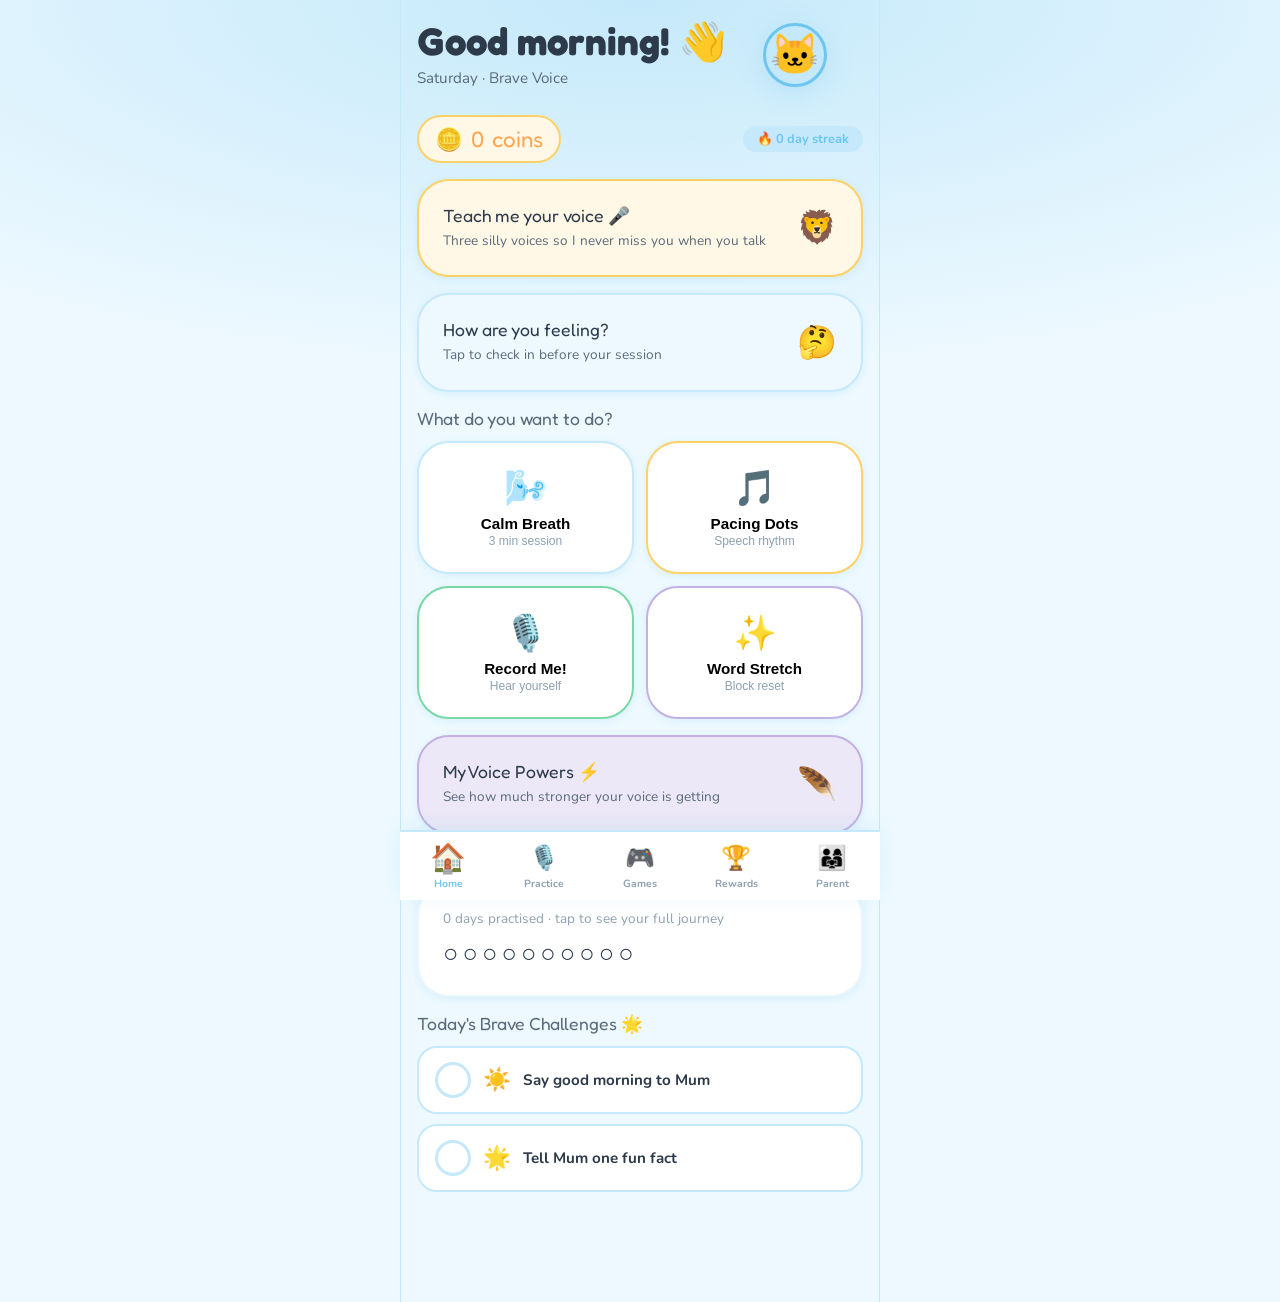
<file: index.html>
<!DOCTYPE html>
<html lang="en">
<head>
  <meta charset="UTF-8" />
  <meta name="viewport" content="width=device-width, initial-scale=1.0, user-scalable=no" />
  <meta name="theme-color" content="#6EC6F0" />
  <meta name="description" content="Calm Voice Power – Speech fluency app for kids" />
  <meta name="apple-mobile-web-app-capable" content="yes" />
  <meta name="apple-mobile-web-app-status-bar-style" content="default" />
  <meta name="apple-mobile-web-app-title" content="Calm Voice" />
  <link rel="manifest" href="manifest.json" />
  <link rel="apple-touch-icon" href="icons/icon-192.png" />
  <link rel="stylesheet" href="css/main.css" />
  <title>Calm Voice Power 🌟</title>
</head>
<body>
  <div id="app">
    <!-- Rendered by JS -->
  </div>
  <div id="toast-container"></div>
  <script type="module" src="js/main.js"></script>
</body>
</html>
</file>
<file: css/main.css>
/* ============================================
   CALM VOICE POWER – Design System
   Aesthetic: Dreamy soft-sky, cloud-world
   Fonts: Nunito (rounded, friendly)
   ============================================ */

@import url('https://fonts.googleapis.com/css2?family=Nunito:wght@400;600;700;800;900&family=Fredoka+One&display=swap');

:root {
  --sky: #6EC6F0;
  --sky-light: #C5E9FA;
  --sky-pale: #EEF9FF;
  --cloud: #FFFFFF;
  --sun: #FFD166;
  --sun-warm: #FFA552;
  --mint: #78D9A4;
  --mint-light: #C3F0D8;
  --lavender: #C3B1E1;
  --lavender-light: #EDE8F7;
  --coral: #FF8C7A;
  --ink: #2D3A4A;
  --ink-soft: #5A6A7A;
  --ink-faint: #8FA0B0;
  --white: #FFFFFF;
  --radius-sm: 12px;
  --radius-md: 20px;
  --radius-lg: 32px;
  --radius-full: 999px;
  --shadow-sm: 0 2px 8px rgba(110,198,240,0.18);
  --shadow-md: 0 6px 24px rgba(110,198,240,0.25);
  --shadow-lg: 0 12px 40px rgba(110,198,240,0.3);
  --font-display: 'Fredoka One', cursive;
  --font-body: 'Nunito', sans-serif;
  --t-fast: 0.15s ease;
  --t-med: 0.3s ease;
  --t-slow: 0.5s ease;
}

*, *::before, *::after { box-sizing: border-box; margin: 0; padding: 0; }

html {
  font-size: 16px;
  -webkit-tap-highlight-color: transparent;
  scroll-behavior: smooth;
}

body {
  font-family: var(--font-body);
  background: var(--sky-pale);
  color: var(--ink);
  min-height: 100dvh;
  overflow-x: hidden;
  position: relative;
}

body::before {
  content: '';
  position: fixed;
  inset: 0;
  background: radial-gradient(ellipse 120% 60% at 50% 0%, var(--sky-light) 0%, var(--sky-pale) 70%);
  z-index: -1;
}

#app {
  max-width: 480px;
  margin: 0 auto;
  min-height: 100dvh;
  display: flex;
  flex-direction: column;
  padding-bottom: 80px;
}
#app.session-on { padding-bottom: 136px; }

/* ── TYPOGRAPHY ─────────────────────────────── */
h1 { font-family: var(--font-display); font-size: clamp(1.8rem, 7vw, 2.4rem); color: var(--ink); line-height: 1.1; }
h2 { font-family: var(--font-display); font-size: clamp(1.4rem, 5vw, 1.8rem); color: var(--ink); }
h3 { font-family: var(--font-body); font-weight: 800; font-size: 1.1rem; }
p  { font-size: 1rem; line-height: 1.6; color: var(--ink-soft); }

/* ── BUTTONS ─────────────────────────────────── */
.btn {
  display: inline-flex; align-items: center; justify-content: center; gap: 8px;
  font-family: var(--font-body); font-weight: 800; font-size: 1.05rem;
  border: none; border-radius: var(--radius-full);
  padding: 14px 28px; cursor: pointer;
  transition: transform var(--t-fast), box-shadow var(--t-fast), filter var(--t-fast);
  text-decoration: none; user-select: none;
  min-height: 52px; touch-action: manipulation;
}
.btn:active { transform: scale(0.95); }
.btn-primary   { background: var(--sky); color: var(--white); box-shadow: 0 4px 16px rgba(110,198,240,0.4); }
.btn-primary:hover { filter: brightness(1.05); box-shadow: var(--shadow-md); }
.btn-sun       { background: var(--sun); color: var(--ink); box-shadow: 0 4px 16px rgba(255,209,102,0.4); }
.btn-mint      { background: var(--mint); color: var(--white); box-shadow: 0 4px 16px rgba(120,217,164,0.4); }
.btn-lavender  { background: var(--lavender); color: var(--white); box-shadow: 0 4px 16px rgba(195,177,225,0.35); }
.btn-ghost     { background: var(--cloud); color: var(--ink); box-shadow: var(--shadow-sm); border: 2px solid var(--sky-light); }
.btn-icon      { width: 56px; height: 56px; padding: 0; border-radius: 50%; font-size: 1.5rem; }
.btn-lg        { font-size: 1.2rem; padding: 18px 36px; min-height: 64px; }
.btn:disabled  { opacity: 0.5; pointer-events: none; }

/* ── CARDS ───────────────────────────────────── */
.card {
  background: var(--cloud);
  border-radius: var(--radius-lg);
  padding: 24px;
  box-shadow: var(--shadow-sm);
  border: 2px solid rgba(110,198,240,0.15);
}
.card-soft { background: var(--sky-pale); border-color: var(--sky-light); }
.card-mint { background: var(--mint-light); border-color: var(--mint); }
.card-sun  { background: #FFF8E6; border-color: var(--sun); }
.card-lavender { background: var(--lavender-light); border-color: var(--lavender); }

/* ── NAV BAR ─────────────────────────────────── */
#nav-bar {
  position: fixed; bottom: 0; left: 0; right: 0;
  background: var(--cloud);
  border-top: 2px solid var(--sky-light);
  display: flex; justify-content: space-around; align-items: center;
  height: 70px; z-index: 100;
  box-shadow: 0 -4px 20px rgba(110,198,240,0.15);
  max-width: 480px; margin: 0 auto;
}
.nav-item {
  display: flex; flex-direction: column; align-items: center; gap: 2px;
  flex: 1; padding: 8px 4px; cursor: pointer;
  border: none; background: none; font-family: var(--font-body);
  font-size: 0.65rem; font-weight: 700; color: var(--ink-faint);
  transition: color var(--t-fast), transform var(--t-fast);
  text-align: center; touch-action: manipulation;
}
.nav-item .nav-icon { font-size: 1.5rem; transition: transform var(--t-fast); }
.nav-item.active { color: var(--sky); }
.nav-item.active .nav-icon { transform: scale(1.2); }
.nav-item:active .nav-icon { transform: scale(0.9); }

/* ── PAGE TRANSITIONS ─────────────────────────── */
.page { padding: 20px 16px; animation: fadeUp 0.35s ease; }
@keyframes fadeUp {
  from { opacity: 0; transform: translateY(16px); }
  to   { opacity: 1; transform: translateY(0); }
}

/* ── HEADER ──────────────────────────────────── */
.page-header { margin-bottom: 24px; }
.page-header .subtitle { font-size: 0.95rem; color: var(--ink-soft); margin-top: 4px; }

/* ── STREAK ROAD ─────────────────────────────── */
.streak-road {
  display: flex; flex-direction: column; gap: 8px; padding: 16px 0;
}
.road-row {
  display: flex; gap: 8px; align-items: center;
  flex-direction: row;
}
.road-row:nth-child(even) { flex-direction: row-reverse; }
.road-node {
  width: 48px; height: 48px; border-radius: 50%;
  display: flex; align-items: center; justify-content: center;
  font-size: 1.4rem; flex-shrink: 0;
  transition: transform var(--t-med), box-shadow var(--t-med);
}
.road-node.done {
  background: var(--sun);
  box-shadow: 0 3px 10px rgba(255,209,102,0.5);
  animation: nodePop 0.4s ease;
}
.road-node.current {
  background: var(--sky);
  box-shadow: 0 0 0 4px var(--sky-light), 0 4px 16px rgba(110,198,240,0.4);
  animation: pulse 2s infinite;
}
.road-node.locked {
  background: var(--sky-light); opacity: 0.5;
}
.road-connector {
  flex: 1; height: 4px; border-radius: 2px;
  background: var(--sky-light);
}
.road-connector.done { background: var(--sun); }

/* ── BREATHING ───────────────────────────────── */
.breath-ring {
  width: 200px; height: 200px; border-radius: 50%;
  background: radial-gradient(circle, var(--sky-light) 30%, var(--sky) 100%);
  display: flex; align-items: center; justify-content: center;
  margin: 32px auto;
  box-shadow: 0 0 0 0 rgba(110,198,240,0.4);
  transition: transform 4s cubic-bezier(0.4,0,0.2,1);
  position: relative;
}
.breath-ring.inhale { transform: scale(1.35); box-shadow: 0 0 60px rgba(110,198,240,0.3); }
.breath-ring.hold   { transform: scale(1.35); }
.breath-ring.exhale { transform: scale(1);    }
.breath-ring-inner {
  width: 120px; height: 120px; border-radius: 50%;
  background: var(--cloud);
  display: flex; align-items: center; justify-content: center;
  font-size: 2.5rem;
}
.breath-label { text-align: center; font-family: var(--font-display); font-size: 1.6rem; color: var(--sky); min-height: 40px; }
.breath-chips {
  display: flex;
  justify-content: center;
  gap: 8px;
  flex-wrap: wrap;
  margin-top: 10px;
}
.breath-chip {
  border: 2px solid var(--sky-light);
  background: var(--cloud);
  color: var(--ink-soft);
  border-radius: var(--radius-full);
  padding: 6px 12px;
  font-size: 0.82rem;
  font-weight: 800;
  font-family: var(--font-body);
  transition: all var(--t-fast);
}
.breath-chip.active {
  background: var(--sky-light);
  color: var(--sky);
  border-color: var(--sky);
}
.breath-chip:disabled {
  opacity: 0.65;
}
.breath-progress { height: 8px; border-radius: 4px; background: var(--sky-light); overflow: hidden; margin: 16px 0; }
.breath-progress-fill { height: 100%; background: var(--sky); border-radius: 4px; transition: width 0.5s linear; }

/* ── PACING DOTS ─────────────────────────────── */
.pacing-dots { display: flex; gap: 12px; flex-wrap: wrap; justify-content: center; padding: 16px 0; }
.pacing-dot {
  width: 52px; height: 52px; border-radius: 50%;
  background: var(--sky-light); display: flex; align-items: center; justify-content: center;
  font-size: 1.2rem; font-weight: 800; color: var(--sky);
  transition: background var(--t-fast), transform var(--t-fast);
}
.pacing-dot.active { background: var(--sky); color: var(--white); transform: scale(1.15); }
.pacing-dot.spoken { background: var(--mint); color: var(--white); }
.word-display {
  font-family: var(--font-display); font-size: clamp(1.8rem, 8vw, 2.6rem);
  text-align: center; color: var(--ink); padding: 20px; letter-spacing: 4px;
}
.word-display .syllable { display: inline-block; transition: color var(--t-fast), transform var(--t-fast); }
.word-display .syllable.active { color: var(--sky); transform: scale(1.1); }

/* ── RECORDER ─────────────────────────────────── */
.waveform-canvas {
  width: 100%; height: 80px; border-radius: var(--radius-md);
  background: var(--sky-pale); border: 2px solid var(--sky-light);
  display: block;
}
.rec-controls { display: flex; gap: 12px; justify-content: center; flex-wrap: wrap; }
.rec-timer { font-family: var(--font-display); font-size: 2rem; text-align: center; color: var(--sky); }
.rec-dot { display: inline-block; width: 10px; height: 10px; border-radius: 50%; background: var(--coral); margin-right: 8px; animation: blink 1s infinite; }
@keyframes blink { 0%,100%{opacity:1} 50%{opacity:0} }

/* ── BLOCK RESET ─────────────────────────────── */
.block-reset-word {
  font-family: var(--font-display); font-size: clamp(2rem, 9vw, 3rem);
  text-align: center; color: var(--sky); padding: 20px;
  display: flex; justify-content: center; gap: 4px; flex-wrap: wrap;
  /* `gap` is set per frame from the child's sustained voice, so keep the
     easing short enough to feel like a direct response rather than a replay. */
  transition: gap 0.12s linear;
}
.stretch-letter {
  display: inline-block;
  transition: transform 0.25s ease, color 0.25s ease;
}
.stretch-letter.stretching { transform: scale(1.12); color: var(--mint); }

/* ── ACTION ROWS ─────────────────────────────── */
/* Three .btn side by side overflow a phone and wrap into tall ovals. Primary
   action gets its own full-width row; the secondaries share the one below. */
.action-stack { display: flex; flex-direction: column; gap: 12px; align-items: stretch; }
.action-stack > .btn { width: 100%; }
.action-row { display: flex; gap: 10px; }
.action-row .btn {
  flex: 1; min-height: 48px; padding: 10px 12px;
  font-size: 0.92rem; white-space: nowrap;
}

/* ── MIC PANEL ───────────────────────────────── */
.mic-panel { margin: 12px 0; }
.mic-meter {
  display: flex; gap: 3px; justify-content: center; align-items: flex-end;
  height: 26px; margin-bottom: 8px;
}
.mic-seg {
  width: 8px; height: 10px; border-radius: 3px;
  background: var(--sky-light); opacity: 0.55;
  transition: height var(--t-fast), background var(--t-fast), opacity var(--t-fast);
}
.mic-seg.lit  { height: 20px; opacity: 1; background: var(--sky); }
.mic-seg.over { height: 26px; background: var(--mint); }
.mic-panel.listening .mic-meter { animation: pulse 2s infinite; border-radius: var(--radius-full); }
.mic-status {
  text-align: center; font-size: 0.85rem; font-weight: 700;
  color: var(--ink-faint); min-height: 22px; margin: 0;
}
.mic-status.good { color: var(--mint); }

/* ── SESSION BAR ─────────────────────────────── */
#session-bar {
  position: fixed; bottom: 70px; left: 0; right: 0;
  max-width: 480px; margin: 0 auto; z-index: 99;
  background: var(--lavender-light);
  border-top: 2px solid var(--lavender);
  animation: fadeUp 0.3s ease;
}
#session-bar[hidden] { display: none !important; }
#session-bar.complete { background: var(--mint-light); border-top-color: var(--mint); }
.session-bar-inner { display: flex; align-items: center; gap: 10px; padding: 9px 14px; }
.session-bar-label { flex: 1; font-weight: 800; font-size: 0.85rem; color: var(--ink-soft); }
.session-pips { display: flex; gap: 5px; }
.session-pip {
  width: 11px; height: 11px; border-radius: 50%;
  background: var(--cloud); border: 2px solid var(--lavender);
  transition: background var(--t-med);
}
.session-pip.on { background: var(--lavender); }
#session-bar.complete .session-pip { border-color: var(--mint); }
#session-bar.complete .session-pip.on { background: var(--mint); }
.session-bar-btn {
  border: 2px solid var(--lavender); background: var(--cloud); color: var(--ink);
  border-radius: var(--radius-full); padding: 7px 14px;
  font-family: var(--font-body); font-weight: 800; font-size: 0.8rem;
  cursor: pointer; min-height: 36px; touch-action: manipulation;
}
#session-bar.complete .session-bar-btn { border-color: var(--mint); background: var(--mint); color: var(--white); }
.session-bar-btn:active { transform: scale(0.95); }

/* ── VOICE POWERS ────────────────────────────── */
.power-card { padding: 16px 18px; }
.power-head { display: flex; align-items: center; gap: 12px; }
.power-icon { font-size: 2.2rem; line-height: 1; flex-shrink: 0; }
.power-name { font-family: var(--font-display); font-size: 1.05rem; color: var(--ink); }
.power-blurb { font-size: 0.8rem; color: var(--ink-faint); font-weight: 700; margin-top: 2px; }
.power-pips { display: flex; gap: 4px; flex-shrink: 0; }
.power-pip {
  width: 9px; height: 9px; border-radius: 50%;
  background: var(--sky-light); transition: background var(--t-med);
}
.power-pip.on { background: var(--sun); box-shadow: 0 1px 4px rgba(255,209,102,0.6); }
.power-note { font-size: 0.8rem; color: var(--ink-soft); font-weight: 700; margin-top: 8px; }
.mb-12 { margin-bottom: 12px; }

/* ── PACING / PAUSE ──────────────────────────── */
.pacing-dot.missed { background: var(--sky-pale); color: var(--ink-faint); opacity: 0.6; }
.tempo-row { display: flex; align-items: center; justify-content: space-between; gap: 10px; }
.tempo-row .btn { min-height: 46px; padding: 10px 14px; font-size: 0.9rem; }
.tempo-read { text-align: center; line-height: 1.1; }
.tempo-read span:first-child { font-family: var(--font-display); font-size: 1.5rem; color: var(--sky); }
.tempo-unit { display: block; font-size: 0.68rem; font-weight: 700; color: var(--ink-faint); }
.level-btn.level-on { background: var(--sky); color: var(--white); }
.pause-hold {
  height: 14px; border-radius: 7px; background: var(--lavender-light);
  overflow: hidden; margin: 10px auto; max-width: 240px;
}
.pause-hold-fill {
  height: 100%; border-radius: 7px; background: var(--lavender);
  transition: width 0.1s linear;
}

/* ── VOICE SETUP ─────────────────────────────── */
.setup-dots { display: flex; justify-content: center; gap: 10px; margin-bottom: 16px; }
.setup-dot {
  width: 40px; height: 40px; border-radius: 50%;
  display: flex; align-items: center; justify-content: center;
  background: var(--sky-light); font-size: 1.2rem; opacity: 0.45;
  transition: all var(--t-med);
}
.setup-dot.current { opacity: 1; background: var(--sky); box-shadow: 0 0 0 4px var(--sky-light); transform: scale(1.1); }
.setup-dot.done    { opacity: 1; background: var(--mint); color: var(--white); font-weight: 800; }
.voice-range { display: flex; flex-direction: column; gap: 8px; margin-top: 14px; }
.voice-range-row { display: flex; align-items: center; gap: 10px; }
.voice-range-icon { font-size: 1.3rem; width: 28px; flex-shrink: 0; }
.voice-range-track { flex: 1; height: 14px; border-radius: 7px; background: var(--cloud); overflow: hidden; }
.voice-range-fill {
  height: 100%; border-radius: 7px;
  background: linear-gradient(90deg, var(--sky), var(--mint));
  transition: width 0.8s cubic-bezier(0.4,0,0.2,1);
}

/* ── VOICE JOURNAL ───────────────────────────── */
.compare-row { display: flex; align-items: center; gap: 10px; }
.compare-side {
  flex: 1; text-align: center; padding: 12px 8px;
  background: var(--sky-pale); border: 2px solid var(--sky-light);
  border-radius: var(--radius-md);
}
.compare-label {
  font-family: var(--font-display); font-size: 1rem; color: var(--ink-faint);
}
.compare-label.now { color: var(--sky); }
.compare-date { font-size: 0.72rem; color: var(--ink-faint); font-weight: 700; margin: 2px 0 8px; }
.compare-arrow { font-size: 1.3rem; color: var(--ink-faint); flex-shrink: 0; }

/* ── GAMES ───────────────────────────────────── */
.game-arena {
  background: var(--cloud); border-radius: var(--radius-lg);
  padding: 24px; text-align: center; border: 2px solid var(--sky-light);
  margin: 16px 0;
}
.game-prompt {
  font-family: var(--font-display); font-size: 1.6rem; color: var(--ink); margin-bottom: 16px;
}
.game-score { font-family: var(--font-display); font-size: 2.5rem; color: var(--sun); }
.star-burst { font-size: 2rem; animation: starPop 0.5s ease; }
@keyframes starPop { 0%{transform:scale(0) rotate(-20deg)} 70%{transform:scale(1.3) rotate(5deg)} 100%{transform:scale(1) rotate(0)} }

/* ── DAILY CHALLENGE ─────────────────────────── */
.challenge-item {
  display: flex; align-items: center; gap: 12px; padding: 14px 16px;
  background: var(--cloud); border-radius: var(--radius-md); margin-bottom: 10px;
  border: 2px solid var(--sky-light); transition: all var(--t-med);
  cursor: pointer; touch-action: manipulation;
}
.challenge-item.done { background: var(--mint-light); border-color: var(--mint); }
.challenge-item.done .challenge-text { text-decoration: line-through; color: var(--ink-faint); }
.challenge-check { width: 36px; height: 36px; border-radius: 50%; border: 3px solid var(--sky-light); display: flex; align-items: center; justify-content: center; font-size: 1.2rem; flex-shrink: 0; transition: all var(--t-med); }
.challenge-item.done .challenge-check { background: var(--mint); border-color: var(--mint); }
.challenge-text { font-weight: 700; font-size: 0.95rem; }
.challenge-icon { font-size: 1.4rem; }
.challenge-delete {
  margin-left: auto;
  border: 2px solid var(--sky-light);
  background: var(--cloud);
  color: var(--ink-faint);
  border-radius: var(--radius-full);
  min-width: 36px;
  height: 36px;
  font-size: 1rem;
  cursor: pointer;
}
.challenge-delete:active {
  transform: scale(0.96);
}
.challenge-input-row {
  display: flex;
  gap: 8px;
  align-items: center;
}
.challenge-input {
  flex: 1;
  min-height: 44px;
  border: 2px solid var(--sky-light);
  border-radius: var(--radius-full);
  background: var(--cloud);
  color: var(--ink);
  padding: 0 14px;
  font-family: var(--font-body);
  font-size: 0.95rem;
}
.challenge-input::placeholder {
  color: var(--ink-faint);
}
.challenge-input:focus {
  outline: none;
  border-color: var(--sky);
}

/* ── REWARDS ─────────────────────────────────── */
.coin-display {
  display: flex; align-items: center; gap: 8px;
  font-family: var(--font-display); font-size: 1.4rem; color: var(--sun-warm);
  background: #FFF8E6; border: 2px solid var(--sun); border-radius: var(--radius-full);
  padding: 8px 16px; display: inline-flex;
}
.coin-anim { animation: coinSpin 0.6s ease; }
@keyframes coinSpin { 0%{transform:rotateY(0)} 100%{transform:rotateY(720deg)} }
.avatar-grid { display: grid; grid-template-columns: repeat(3,1fr); gap: 12px; }
.avatar-option {
  aspect-ratio: 1; border-radius: var(--radius-md); background: var(--sky-pale);
  border: 3px solid var(--sky-light); display: flex; flex-direction: column;
  align-items: center; justify-content: center; gap: 4px; font-size: 2.5rem;
  cursor: pointer; transition: all var(--t-fast); touch-action: manipulation;
  position: relative;
}
.avatar-option.selected { border-color: var(--sky); box-shadow: 0 0 0 2px var(--sky); }
.avatar-option.locked { opacity: 0.4; }
.avatar-option .lock-badge {
  position: absolute; top: 4px; right: 4px; font-size: 0.75rem;
  background: var(--lavender); color: white; border-radius: var(--radius-full);
  padding: 2px 6px; font-weight: 700;
}
.reward-add-btn {
  width: 40px;
  height: 40px;
  border: 2px solid var(--sky-light);
  border-radius: var(--radius-full);
  background: var(--cloud);
  color: var(--sky);
  font-size: 1.35rem;
  font-weight: 800;
  line-height: 1;
  cursor: pointer;
  box-shadow: var(--shadow-sm);
}
.reward-add-btn:active {
  transform: scale(0.95);
}
.custom-reward-list {
  display: flex;
  flex-direction: column;
  gap: 10px;
}
.custom-reward-item {
  display: flex;
  align-items: center;
  justify-content: space-between;
  gap: 10px;
  background: var(--cloud);
  border: 2px solid var(--sky-light);
  border-radius: var(--radius-md);
  padding: 12px;
}
.custom-reward-name {
  font-weight: 800;
  color: var(--ink);
}
.custom-reward-cost {
  font-size: 0.82rem;
  color: var(--ink-faint);
  font-weight: 700;
}
.custom-reward-redeemed {
  font-size: 0.78rem;
  color: var(--mint);
  font-weight: 800;
  margin-top: 2px;
}
.custom-reward-actions {
  display: flex;
  align-items: center;
  gap: 8px;
}
.custom-reward-actions .btn {
  min-height: 38px;
  padding: 8px 14px;
  font-size: 0.85rem;
}
.reward-modal-backdrop {
  position: fixed;
  inset: 0;
  background: rgba(45, 58, 74, 0.45);
  z-index: 200;
  display: flex;
  align-items: flex-end;
  justify-content: center;
  padding: 14px;
}
.reward-modal-backdrop[hidden] {
  display: none !important;
}
.reward-modal {
  width: min(480px, 100%);
  border-radius: var(--radius-lg);
  background: var(--cloud);
  border: 2px solid var(--sky-light);
}
.reward-field {
  display: block;
  font-size: 0.82rem;
  font-weight: 800;
  color: var(--ink-soft);
  margin-bottom: 6px;
}
.reward-modal-actions {
  display: flex;
  gap: 8px;
  justify-content: flex-end;
}
.reward-modal-actions .btn {
  min-height: 42px;
  padding: 10px 16px;
  font-size: 0.9rem;
}

/* ── AVATAR BUILDER ──────────────────────────── */
.avatar-preview {
  width: 120px; height: 120px; border-radius: 50%; margin: 0 auto;
  background: var(--sky-light); display: flex; align-items: center; justify-content: center;
  font-size: 4rem; box-shadow: var(--shadow-md); border: 4px solid var(--sky);
  transition: all var(--t-med);
}
.avatar-customize-row {
  display: flex; gap: 8px; flex-wrap: wrap; justify-content: center; margin: 10px 0;
}
.avatar-part-btn {
  font-size: 1.8rem; width: 52px; height: 52px; border-radius: var(--radius-md);
  border: 2px solid var(--sky-light); background: var(--cloud);
  cursor: pointer; transition: all var(--t-fast); touch-action: manipulation;
  display: flex; align-items: center; justify-content: center;
}
.avatar-part-btn.selected { border-color: var(--sky); background: var(--sky-light); }
.avatar-part-btn:active { transform: scale(0.9); }
.avatar-name-input {
  width: 100%; border: 2px solid var(--sky-light); border-radius: var(--radius-full);
  padding: 12px 20px; font-family: var(--font-body); font-size: 1.1rem; font-weight: 700;
  color: var(--ink); background: var(--cloud); text-align: center;
  outline: none; transition: border-color var(--t-fast);
}
.avatar-name-input:focus { border-color: var(--sky); }

/* ── EMOTION CHECK ───────────────────────────── */
.emoji-scale { display: flex; gap: 8px; justify-content: center; flex-wrap: wrap; }
.emoji-btn {
  width: 60px; height: 60px; border-radius: 50%; border: 3px solid transparent;
  background: var(--sky-pale); font-size: 2rem; cursor: pointer;
  transition: all var(--t-fast); touch-action: manipulation;
  display: flex; align-items: center; justify-content: center;
}
.emoji-btn:hover, .emoji-btn.selected { border-color: var(--sky); transform: scale(1.15); box-shadow: var(--shadow-sm); }
.emoji-btn:active { transform: scale(0.95); }

/* ── PARENT DASHBOARD ─────────────────────────── */
.chart-bar-wrap { display: flex; align-items: flex-end; gap: 8px; height: 120px; margin: 16px 0; }
.chart-bar-col  { flex: 1; display: flex; flex-direction: column; align-items: center; gap: 4px; }
.chart-bar      { width: 100%; border-radius: 8px 8px 0 0; background: var(--sky); min-height: 4px; transition: height 0.8s cubic-bezier(0.4,0,0.2,1); }
.chart-bar-label { font-size: 0.7rem; font-weight: 700; color: var(--ink-faint); }
.chart-bar-val   { font-size: 0.75rem; font-weight: 800; color: var(--sky); }
.stat-row { display: flex; gap: 12px; }
.stat-box { flex: 1; padding: 16px; border-radius: var(--radius-md); text-align: center; }
.stat-box .stat-val { font-family: var(--font-display); font-size: 2rem; }
.stat-box .stat-key { font-size: 0.75rem; font-weight: 700; color: var(--ink-faint); margin-top: 2px; }

/* ── TOAST ───────────────────────────────────── */
#toast-container { position: fixed; top: 20px; left: 50%; transform: translateX(-50%); z-index: 999; display: flex; flex-direction: column; gap: 8px; align-items: center; pointer-events: none; width: 90%; max-width: 400px; }
.toast {
  background: var(--ink); color: var(--white);
  border-radius: var(--radius-full); padding: 12px 24px;
  font-family: var(--font-body); font-weight: 700; font-size: 0.95rem;
  animation: toastIn 0.3s ease, toastOut 0.3s ease 2.7s forwards;
  text-align: center; box-shadow: var(--shadow-md);
}
.toast.success { background: var(--mint); color: var(--ink); }
.toast.reward  { background: var(--sun); color: var(--ink); }
@keyframes toastIn  { from{opacity:0;transform:translateY(-12px)} to{opacity:1;transform:translateY(0)} }
@keyframes toastOut { from{opacity:1} to{opacity:0} }

/* ── PROGRESS BAR ─────────────────────────────── */
.prog-bar { height: 10px; background: var(--sky-light); border-radius: 5px; overflow: hidden; }
.prog-fill { height: 100%; background: linear-gradient(90deg,var(--sky),var(--mint)); border-radius: 5px; transition: width 0.6s ease; }

/* ── MISC HELPERS ─────────────────────────────── */
.text-center { text-align: center; }
.mt-8  { margin-top: 8px; }
.mt-12 { margin-top: 12px; }
.mt-16 { margin-top: 16px; }
.mt-24 { margin-top: 24px; }
.mb-8  { margin-bottom: 8px; }
.mb-16 { margin-bottom: 16px; }
.flex-center { display: flex; align-items: center; justify-content: center; }
.flex-between{ display: flex; align-items: center; justify-content: space-between; }
.gap-8  { gap: 8px; }
.gap-12 { gap: 12px; }
.section-title { font-family: var(--font-display); font-size: 1.1rem; color: var(--ink-soft); margin-bottom: 12px; }
.pill { display: inline-block; padding: 4px 14px; border-radius: var(--radius-full); font-size: 0.8rem; font-weight: 700; }
.pill-sky { background: var(--sky-light); color: var(--sky); }
.pill-mint { background: var(--mint-light); color: var(--mint); }
.pill-sun  { background: #FFF3CC; color: var(--sun-warm); }

/* ── ANIMATIONS ──────────────────────────────── */
@keyframes pulse { 0%,100%{box-shadow:0 0 0 4px var(--sky-light)} 50%{box-shadow:0 0 0 8px rgba(110,198,240,0.2)} }
@keyframes nodePop { 0%{transform:scale(0.6)} 70%{transform:scale(1.15)} 100%{transform:scale(1)} }
@keyframes float { 0%,100%{transform:translateY(0)} 50%{transform:translateY(-8px)} }
.float { animation: float 3s ease-in-out infinite; }
@keyframes wiggle { 0%,100%{transform:rotate(-4deg)} 50%{transform:rotate(4deg)} }
.wiggle { animation: wiggle 0.5s ease-in-out 3; }

/* ── TABLET / LARGE SCREEN ───────────────────── */
@media (min-width: 600px) {
  #app { border-left: 1px solid var(--sky-light); border-right: 1px solid var(--sky-light); }
  .emoji-btn { width: 72px; height: 72px; font-size: 2.4rem; }
}

/* ── SCROLL ───────────────────────────────────── */
::-webkit-scrollbar { width: 6px; }
::-webkit-scrollbar-track { background: transparent; }
::-webkit-scrollbar-thumb { background: var(--sky-light); border-radius: 3px; }

/* ── MY WORDS ────────────────────────────────── */
.word-list { display: flex; flex-direction: column; gap: 8px; }
.word-row {
  display: flex; align-items: center; gap: 10px;
  background: var(--cloud); border: 2px solid var(--sky-light);
  border-radius: var(--radius-md); padding: 10px 12px;
}
.word-row.has-model { border-color: var(--mint); background: var(--mint-light); }
.word-row-name { font-weight: 800; color: var(--ink); font-size: 0.98rem; }
.word-row-note { font-size: 0.75rem; color: var(--ink-faint); font-weight: 700; margin-top: 2px; }
.word-row.has-model .word-row-note { color: var(--mint); }
.word-row-actions { display: flex; align-items: center; gap: 6px; flex-shrink: 0; }
.word-row-actions .btn {
  min-height: 38px; padding: 8px 12px; font-size: 0.9rem;
}

/* ── TALK TOGETHER ───────────────────────────── */
.turn-badge {
  display: inline-block; padding: 5px 16px; border-radius: var(--radius-full);
  background: var(--sky-light); color: var(--sky);
  font-family: var(--font-display); font-size: 0.95rem;
}
.turn-badge.theirs { background: #FFE8E4; color: var(--coral); }
.turn-track { display: flex; gap: 6px; justify-content: center; flex-wrap: wrap; }
.turn-dot {
  width: 14px; height: 14px; border-radius: 50%;
  background: var(--cloud); border: 2px solid var(--sky-light);
  transition: background var(--t-med), transform var(--t-med);
}
.turn-dot.theirs { border-color: #FFD3CB; }
.turn-dot.on { background: var(--sky); transform: scale(1.1); }
.turn-dot.theirs.on { background: var(--coral); }

/* ── BUDDY ───────────────────────────────────── */
.buddy-face {
  font-size: 5rem; line-height: 1; margin: 12px 0;
  transition: transform var(--t-med);
}
.buddy-face.stuck { animation: buddyStuck 0.42s ease-in-out infinite; }
@keyframes buddyStuck {
  0%, 100% { transform: translateY(0) rotate(0); }
  50%      { transform: translateY(-4px) rotate(-3deg); }
}
.speech-bubble {
  display: inline-block; position: relative;
  background: var(--sky-pale); border: 2px solid var(--sky-light);
  border-radius: var(--radius-md); padding: 12px 18px;
  font-family: var(--font-display); font-size: 1.15rem; color: var(--ink);
  min-width: 120px; min-height: 48px;
}
.speech-bubble::after {
  content: ''; position: absolute; top: -9px; left: 50%; margin-left: -8px;
  border-left: 8px solid transparent; border-right: 8px solid transparent;
  border-bottom: 9px solid var(--sky-light);
}
.stuck-part { color: var(--sun-warm); letter-spacing: 1px; }
.strategy-btn {
  width: 100%; display: flex; align-items: center; gap: 12px;
  background: var(--cloud); border: 2px solid var(--sky-light);
  border-radius: var(--radius-md); padding: 14px 16px; margin-bottom: 10px;
  font-family: var(--font-body); font-weight: 800; font-size: 0.95rem;
  color: var(--ink); text-align: left; cursor: pointer;
  touch-action: manipulation; transition: all var(--t-fast);
}
.strategy-btn:active { transform: scale(0.98); }
.strategy-btn:hover { border-color: var(--sun); background: #FFF8E6; }
.strategy-icon { font-size: 1.6rem; flex-shrink: 0; }
</file>
